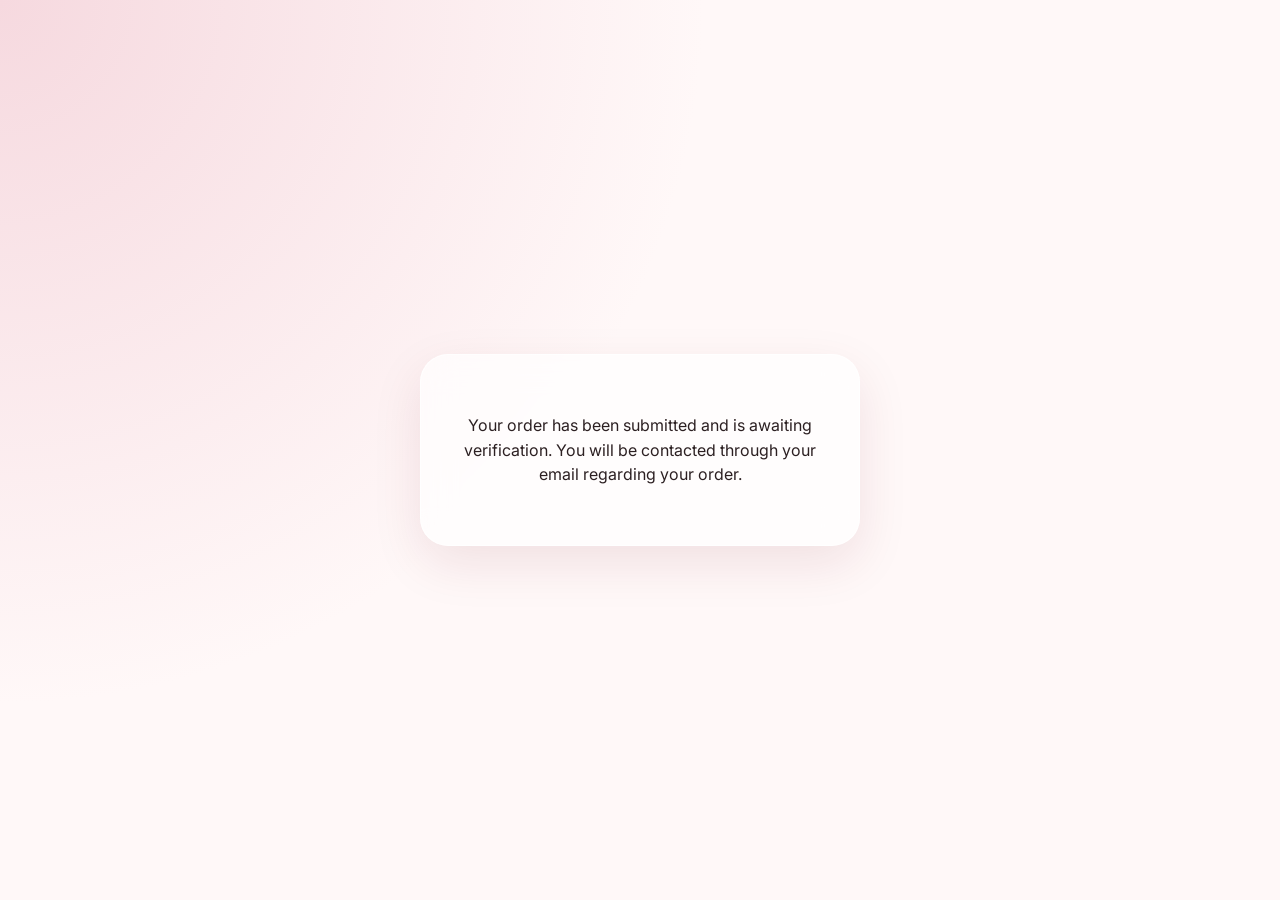
<file: done.html>
<!doctype html><html lang="en"><head><meta charset="utf-8"><meta name="viewport" content="width=device-width,initial-scale=1"><title>Order Submitted — Everyday's Class</title><link rel="stylesheet" href="css.css"></head><body><main class="login-wrap"><div class="login-card glass"><p>Your order has been submitted and is awaiting verification. You will be contacted through your email regarding your order.</p></div></main></body></html>
</file>
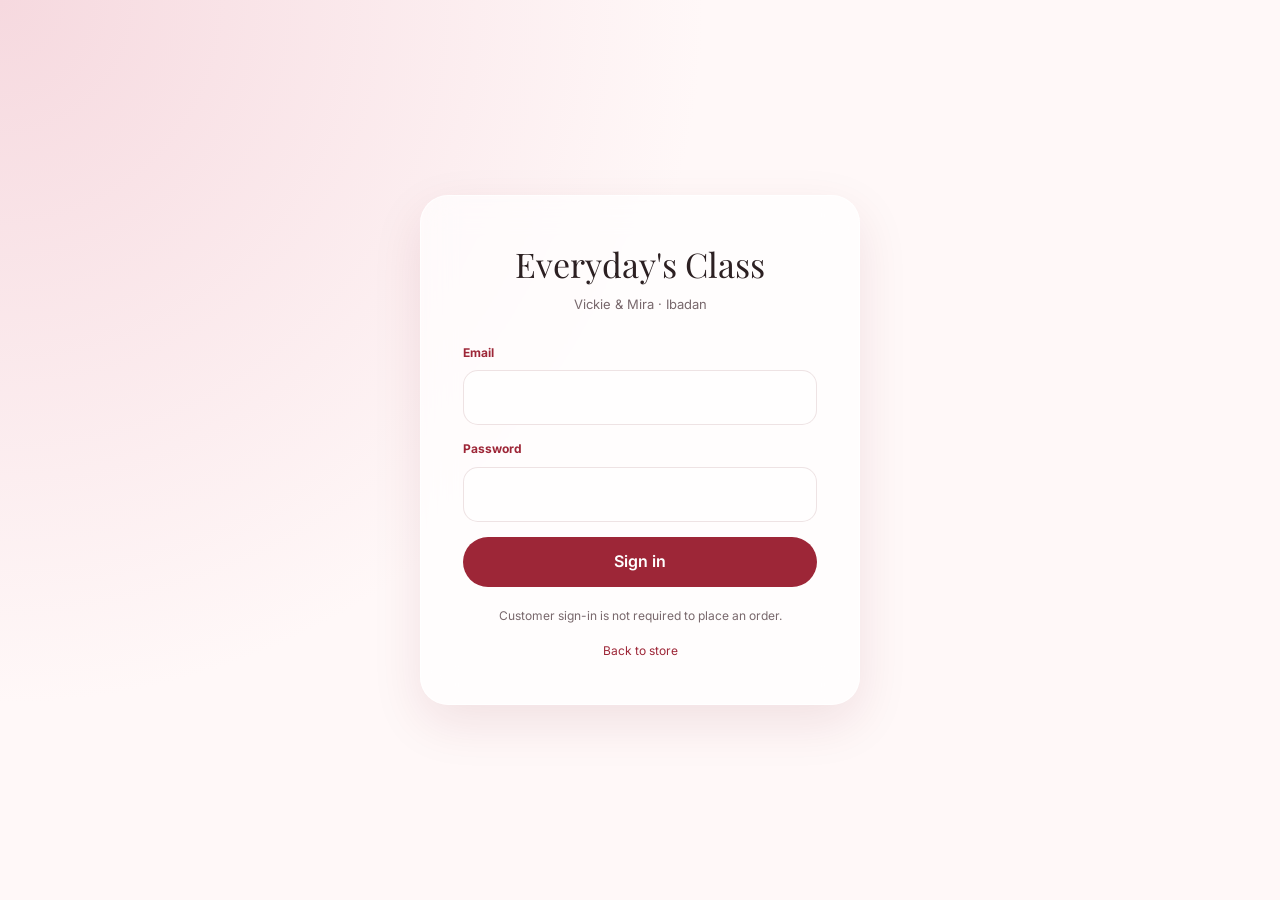
<file: login.html>
<!doctype html><html lang="en"><head><meta charset="utf-8"><meta name="viewport" content="width=device-width,initial-scale=1"><title>Sign in — Everyday's Class</title><link rel="stylesheet" href="css.css"></head><body><main class="login-wrap"><div class="login-card glass"><div class="brand serif">Everyday's Class</div><p class="sub">Vickie & Mira · Ibadan</p><form onsubmit="event.preventDefault();location.href='index.html'"><div class="field"><label>Email</label><input type="email" required></div><div class="field"><label>Password</label><input type="password" required></div><button class="pill pill-primary">Sign in</button></form><p style="font-size:12px;color:var(--muted);margin-top:20px">Customer sign-in is not required to place an order.</p><a href="index.html" style="font-size:12px;color:var(--red)">Back to store</a></div></main></body></html>
</file>
<file: css.css>
@import url('https://fonts.googleapis.com/css2?family=Inter:wght@400;500;600;700&family=Playfair+Display:wght@500;600;700&display=swap');
:root{--red:#9d2637;--red-dark:#741827;--pink:#f6d9df;--pink-soft:#fff1f4;--white:#fffdfc;--cream:#fff8f8;--ink:#2c2022;--muted:#78686c;--line:rgba(116,24,39,.12);--glass:rgba(255,255,255,.68);--shadow:0 18px 50px rgba(116,24,39,.10);--radius:20px}
*{box-sizing:border-box}html{scroll-behavior:smooth}body{margin:0;background:var(--cream);color:var(--ink);font-family:Inter,system-ui,sans-serif;line-height:1.55}a{text-decoration:none;color:inherit}button,input,textarea,select{font:inherit}button{cursor:pointer;border:0}.serif{font-family:'Playfair Display',Georgia,serif}.container{width:min(1160px,calc(100% - 40px));margin:auto}.glass{background:var(--glass);backdrop-filter:blur(16px);-webkit-backdrop-filter:blur(16px);border:1px solid rgba(255,255,255,.72);box-shadow:var(--shadow)}
.nav{position:sticky;top:14px;z-index:30;margin:14px auto 0;width:min(1160px,calc(100% - 40px));border-radius:999px;padding:11px 16px;display:flex;align-items:center;gap:22px}.brand{font-size:22px;white-space:nowrap}.navlinks{display:flex;gap:22px;align-items:center;margin-left:auto}.navlinks a{font-size:13px;color:var(--muted)}.navlinks a:hover,.navlinks a.active{color:var(--red)}.nav-actions{display:flex;gap:9px;align-items:center}.pill{min-height:50px;padding:0 22px;border-radius:999px;display:inline-flex;align-items:center;justify-content:center;gap:8px;font-weight:600;transition:.2s}.pill-primary{background:var(--red);color:#fff}.pill-primary:hover{background:var(--red-dark);transform:translateY(-1px)}.pill-light{background:#fff;color:var(--red)}.pill-ghost{background:transparent;border:1px solid var(--red);color:var(--red)}.icon-btn{width:44px;height:44px;border-radius:50%;display:grid;place-items:center;background:#fff;border:1px solid var(--line);color:var(--red);position:relative}.count{position:absolute;right:-3px;top:-3px;width:19px;height:19px;border-radius:50%;background:var(--red);color:#fff;font-size:10px;display:grid;place-items:center}.mobile-toggle{display:none}
.hero{margin-top:14px;min-height:650px;border-radius:28px;overflow:hidden;position:relative;background:linear-gradient(90deg,rgba(157,38,55,.15),rgba(246,217,223,.25)),url('assets/feminelle.jpg') center/cover}.hero:after{content:'';position:absolute;inset:0;background:linear-gradient(90deg,rgba(255,248,248,.92) 0%,rgba(255,248,248,.58) 42%,rgba(255,248,248,.04) 76%)}.hero-content{position:relative;z-index:1;max-width:570px;padding:110px 70px}.eyebrow{letter-spacing:.16em;text-transform:uppercase;font-size:11px;color:var(--red);font-weight:700}.hero h1{font-size:clamp(48px,6vw,82px);line-height:1.02;margin:18px 0}.hero p{font-size:17px;color:var(--muted);max-width:480px}.section{padding:90px 0}.section-head{display:flex;align-items:end;justify-content:space-between;gap:20px;margin-bottom:30px}.section-head h2{font-size:42px;line-height:1;margin:0}.section-head p{max-width:470px;color:var(--muted);margin:0}.collections{display:grid;grid-template-columns:repeat(3,1fr);gap:18px}.collection{min-height:380px;border-radius:20px;overflow:hidden;position:relative;background-size:cover;background-position:center;box-shadow:var(--shadow)}.collection:after{content:'';position:absolute;inset:0;background:linear-gradient(transparent 38%,rgba(43,19,24,.68))}.collection-content{position:absolute;z-index:1;left:25px;right:25px;bottom:25px;color:white}.collection h3{font-size:28px;margin:0 0 5px}.collection p{margin:0;color:rgba(255,255,255,.8);font-size:13px}.collection.fem{background-image:url('assets/feminelle.jpg')}.collection.dress{background-image:url('assets/dress.jpg')}.collection.shoes{background-image:url('assets/heels.jpg')}
.product-grid{display:grid;grid-template-columns:repeat(3,1fr);gap:20px}.product-card{border-radius:20px;overflow:hidden;padding:10px}.product-photo{height:370px;border-radius:15px;overflow:hidden;background:var(--pink)}.product-photo img{width:100%;height:100%;object-fit:cover}.product-info{padding:18px 10px 10px}.product-info h3{font-size:19px;margin:0 0 6px}.product-info p{color:var(--muted);font-size:13px;min-height:42px;margin:0 0 12px}.price{font-weight:700;color:var(--red);font-size:18px}.product-meta{display:flex;align-items:center;justify-content:space-between;gap:12px}.product-meta .pill{min-height:43px;padding:0 18px}
.page-head{padding:80px 0 34px}.page-head h1{font-size:52px;line-height:1;margin:8px 0}.page-head p{color:var(--muted);max-width:600px}.detail{display:grid;grid-template-columns:1.05fr .95fr;gap:50px;padding:30px 0 90px}.detail-image{border-radius:24px;overflow:hidden;background:var(--pink);min-height:650px}.detail-image img{width:100%;height:100%;object-fit:cover}.detail-copy{padding:30px 0}.detail-copy h1{font-size:48px;line-height:1.06;margin:12px 0}.detail-copy .desc{color:var(--muted);font-size:16px}.stepper{display:flex;align-items:center;width:max-content;border:1px solid var(--line);border-radius:999px;overflow:hidden;margin:28px 0}.stepper button{width:48px;height:48px;background:#fff;color:var(--red);font-size:20px}.stepper span{width:45px;text-align:center;font-weight:600}.action-row{display:flex;gap:10px;flex-wrap:wrap}
.form-card{max-width:760px;margin:40px auto 90px;border-radius:24px;padding:34px}.form-grid{display:grid;grid-template-columns:1fr 1fr;gap:18px}.field{display:flex;flex-direction:column;gap:8px}.field.full{grid-column:1/-1}.field label{font-size:12px;font-weight:700;color:var(--red)}.field input,.field textarea,.field select{width:100%;border:1px solid var(--line);background:rgba(255,255,255,.6);border-radius:15px;padding:14px 15px;outline:none;color:var(--ink)}.field textarea{min-height:120px;resize:vertical}.field input:focus,.field textarea:focus,.field select:focus{border-color:rgba(157,38,55,.5);box-shadow:0 0 0 4px rgba(157,38,55,.08)}.choice-row{display:grid;grid-template-columns:1fr 1fr;gap:12px}.choice{padding:18px;border-radius:17px;border:1px solid var(--line);background:rgba(255,255,255,.5)}.choice input{accent-color:var(--red)}.choice.selected{border-color:var(--red);background:var(--pink-soft)}
.order-card{border-radius:22px;padding:28px;margin:35px auto 90px;max-width:900px}.order-line{display:flex;justify-content:space-between;gap:15px;padding:13px 0;border-bottom:1px solid var(--line)}.order-line:last-child{border-bottom:0}.order-total{font-size:20px;font-weight:700;color:var(--red)}.empty{text-align:center;padding:70px 20px}.empty h2{font-size:34px}.notice{padding:16px 18px;border-radius:15px;background:var(--pink-soft);color:var(--red);font-size:13px}.payment-box{text-align:center;padding:45px}.payment-amount{font-size:48px;color:var(--red);font-weight:700;margin:10px 0 30px}.receipt-zone{border:1.5px dashed rgba(157,38,55,.35);padding:35px;border-radius:18px;text-align:center;background:rgba(255,255,255,.35)}.receipt-preview{max-width:280px;max-height:280px;object-fit:contain;border-radius:14px;margin:20px auto;display:none}
.footer{background:var(--red-dark);color:#fff;padding:55px 0;margin-top:20px}.footer-grid{display:flex;justify-content:space-between;gap:30px}.footer p{color:rgba(255,255,255,.7);font-size:13px}.footer a{color:#fff}.mobile-bar{display:none}
/* admin */.admin-body{background:#fff7f7}.admin-shell{display:grid;grid-template-columns:245px 1fr;min-height:100vh}.admin-side{position:sticky;top:0;height:100vh;padding:28px 18px;background:var(--red-dark);color:white}.admin-side .brand{display:block;padding:0 10px 35px}.admin-nav{display:grid;gap:8px}.admin-nav a,.admin-nav button{padding:13px 15px;border-radius:12px;background:transparent;color:rgba(255,255,255,.75);text-align:left}.admin-nav a.active,.admin-nav a:hover,.admin-nav button:hover{background:rgba(255,255,255,.12);color:#fff}.admin-main{padding:30px;max-width:1400px;width:100%;margin:auto}.admin-top{display:flex;justify-content:space-between;align-items:center;gap:15px;margin-bottom:28px}.admin-top h1{margin:0;font-size:34px}.stats{display:grid;grid-template-columns:repeat(4,1fr);gap:15px}.stat{padding:20px;border-radius:18px}.stat small{color:var(--muted)}.stat strong{display:block;font-size:30px;color:var(--red);margin-top:5px}.admin-card{padding:20px;border-radius:18px;margin-top:20px}.admin-table{width:100%;border-collapse:collapse}.admin-table th,.admin-table td{padding:14px 8px;text-align:left;border-bottom:1px solid var(--line);font-size:13px;vertical-align:top}.badge{display:inline-flex;padding:6px 10px;border-radius:999px;background:var(--pink);color:var(--red);font-size:11px;font-weight:700}.receipt-thumb{width:70px;height:70px;border-radius:10px;object-fit:cover}.admin-mobile-nav{display:none}.login-wrap{min-height:100vh;display:grid;place-items:center;padding:25px;background:radial-gradient(circle at top left,var(--pink),transparent 45%),var(--cream)}.login-card{width:min(440px,100%);padding:42px;border-radius:28px;text-align:center}.login-card .brand{font-size:34px}.login-card .sub{color:var(--muted);font-size:13px;margin:3px 0 30px}.login-card .field{text-align:left;margin-bottom:15px}.login-card .pill{width:100%}
@media(max-width:850px){.container{width:min(100% - 28px,700px)}.nav{width:calc(100% - 24px);top:8px}.navlinks{display:none}.mobile-toggle{display:grid;place-items:center}.nav-actions{margin-left:auto}.nav-actions .admin-link{display:none}.hero{min-height:570px;border-radius:20px}.hero-content{padding:70px 25px}.hero h1{font-size:50px}.hero:after{background:linear-gradient(90deg,rgba(255,248,248,.94),rgba(255,248,248,.48))}.section{padding:65px 0}.section-head{display:block}.section-head h2{font-size:36px;margin-bottom:12px}.collections,.product-grid{grid-template-columns:1fr}.collection{min-height:320px}.product-photo{height:390px}.detail{grid-template-columns:1fr;gap:20px;padding-bottom:60px}.detail-image{min-height:480px}.detail-copy{padding:0}.detail-copy h1{font-size:40px}.form-grid{grid-template-columns:1fr}.field.full{grid-column:auto}.choice-row{grid-template-columns:1fr}.order-card{margin-bottom:70px}.footer-grid{display:block}.mobile-bar{position:fixed;bottom:10px;left:10px;right:10px;z-index:40;display:flex;gap:8px;padding:8px;border-radius:999px}.mobile-bar .pill{flex:1;min-height:48px}.admin-shell{display:block}.admin-side{display:none}.admin-main{padding:18px 14px 90px}.admin-top h1{font-size:27px}.stats{grid-template-columns:1fr 1fr}.admin-card{overflow:auto}.admin-mobile-nav{position:fixed;bottom:10px;left:10px;right:10px;z-index:50;display:flex;justify-content:space-around;padding:8px;border-radius:999px;background:rgba(116,24,39,.96);box-shadow:var(--shadow)}.admin-mobile-nav a{color:#fff;font-size:11px;padding:8px}.admin-table{min-width:720px}.form-card{padding:22px;margin-top:25px}.payment-amount{font-size:38px}}
.wide{width:100%;margin-top:22px}.muted{color:var(--muted)}.big-price{font-size:27px}.small-pill{min-height:38px;padding:0 13px;font-size:11px}.admin-receipt{max-width:560px;width:100%;border-radius:16px;margin-bottom:20px}.mobile-open{display:flex!important;position:absolute;top:68px;left:8px;right:8px;background:rgba(255,255,255,.94);padding:15px;border-radius:20px;flex-direction:column;box-shadow:var(--shadow)}
</file>
